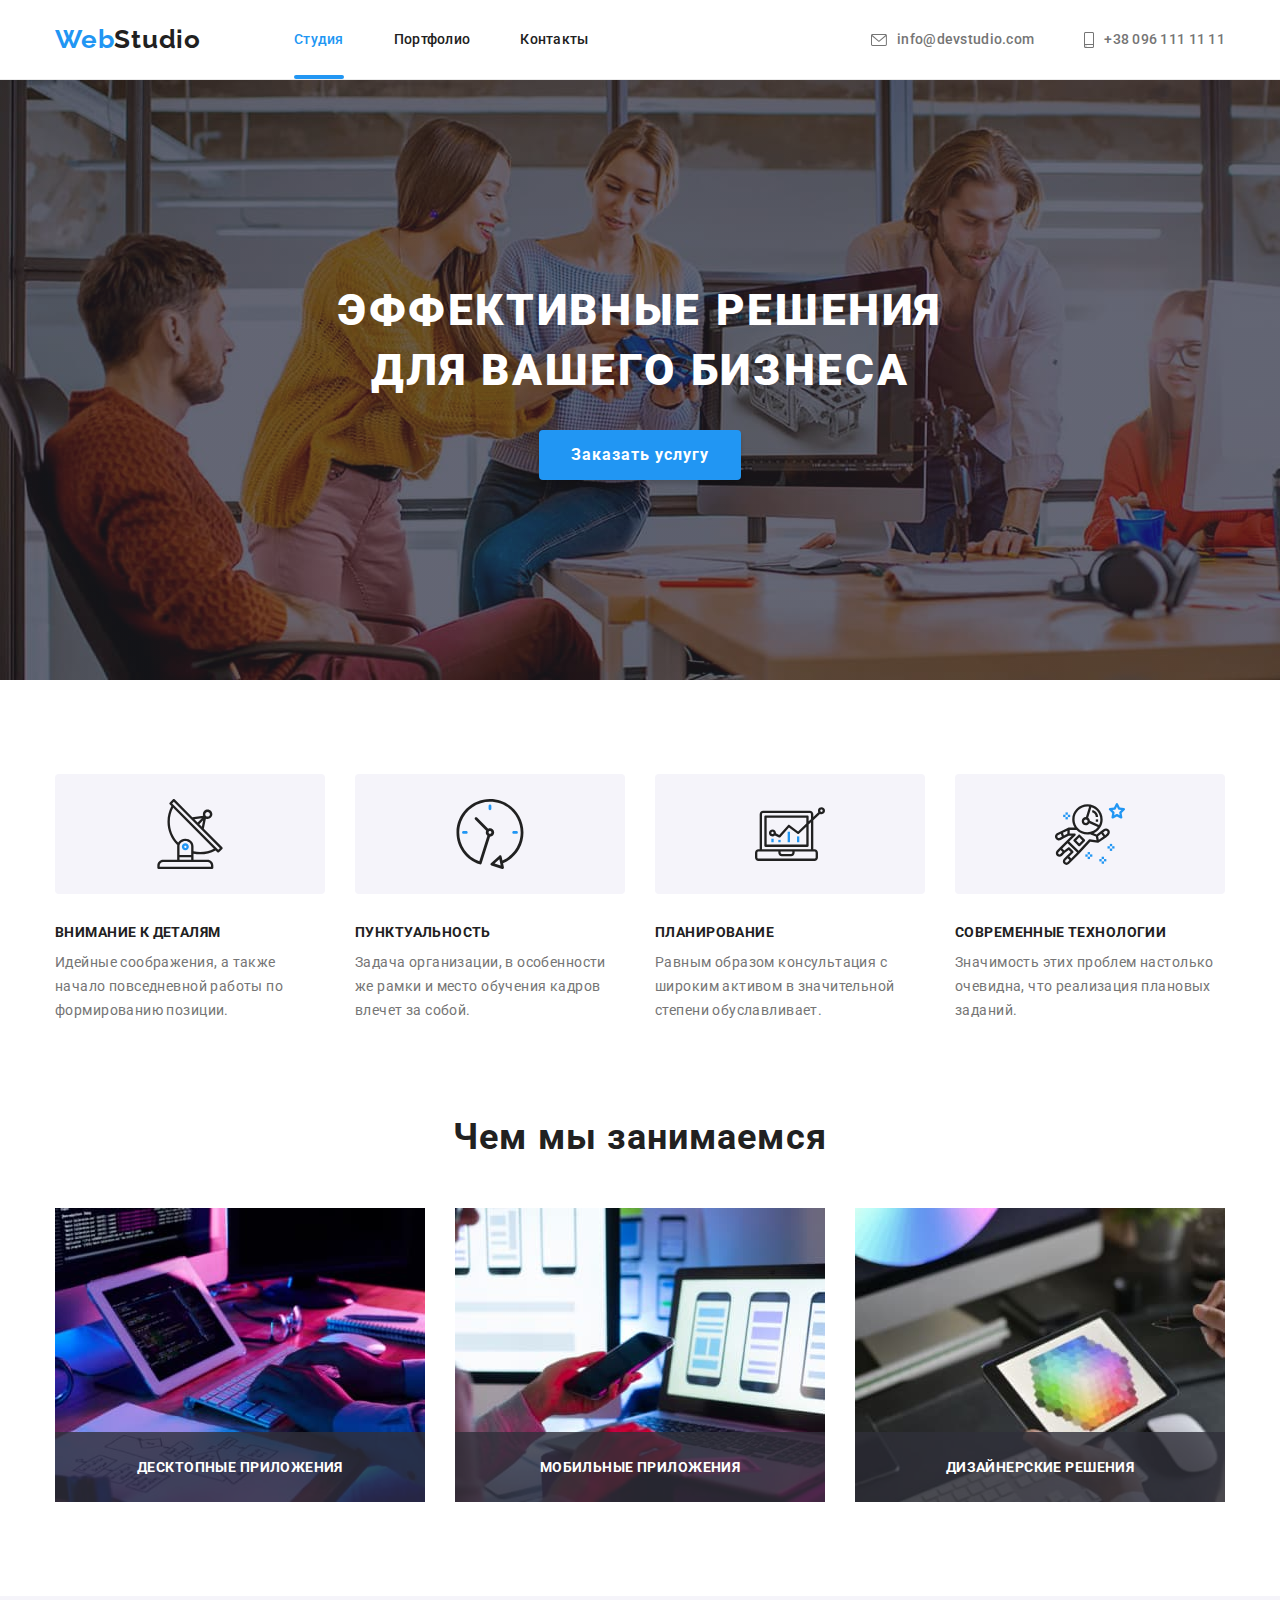
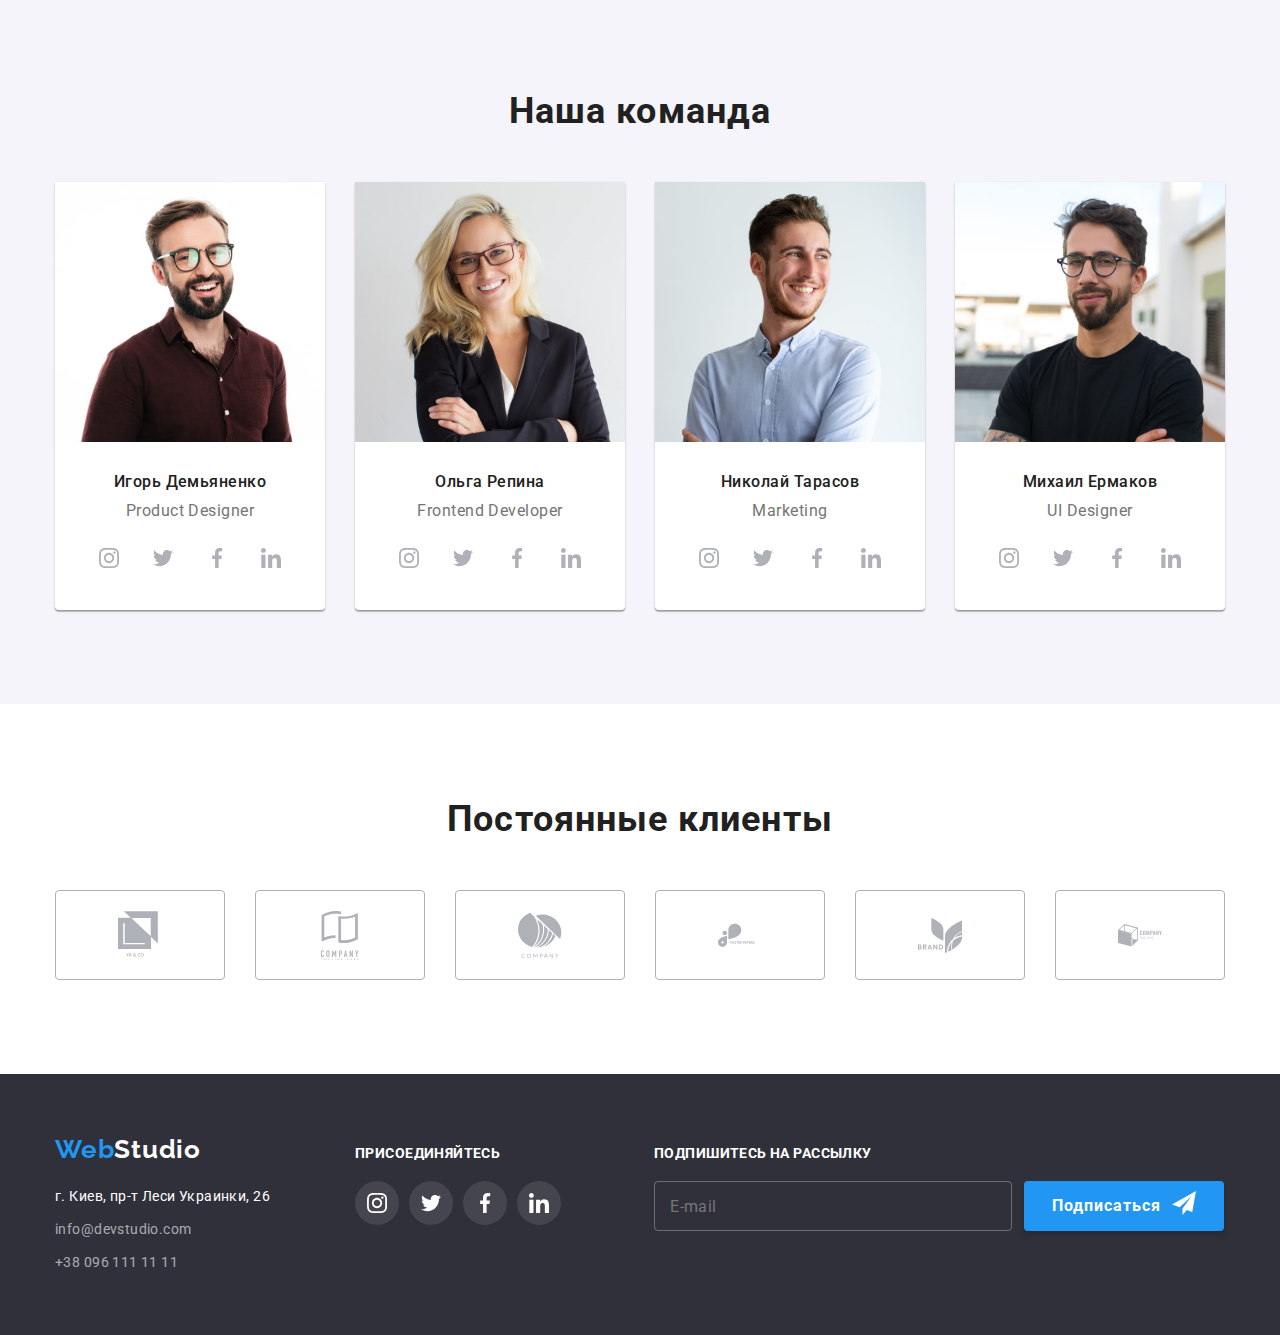
<file: index.html>
<!DOCTYPE html>
<html lang="ru">
<head>
    <meta charset="UTF-8">
    <meta name="viewport" content="width=device-width, initial-scale=1.0">
    <title>WebStudio</title>
    <link rel="preconnect" href="https://fonts.gstatic.com">
    <link href="https://fonts.googleapis.com/css2?family=Raleway:wght@700&family=Roboto:wght@400;500;700;900&display=swap"
        rel="stylesheet">
    <link rel="stylesheet" href="https://cdnjs.cloudflare.com/ajax/libs/modern-normalize/1.0.0/modern-normalize.min.css">
    <link rel="stylesheet" href="./css/styles.css">
</head>
<body>
    <header class="header">
        <div class="container">
            <nav class="site-nav">
                <a href="./index.html" class="logo link" aria-label="Логотип сайта"><span class="logo-web">Web</span>Studio</a>
                <ul class="site-nav-list list">
                    <li class="site-nav-item">
                        <a href="./index.html" class="site-nav-link link current">Студия</a>
                    </li>
                    <li class="site-nav-item">
                        <a href="./portfolio.html" class="site-nav-link link">Портфолио</a>
                    </li>
                    <li class="site-nav-item">
                        <a href="" class="site-nav-link link">Контакты</a>
                    </li>
                </ul>
            </nav>
            <address class="auth-nav">
                <a class="auth-nav-link link" href="mailto:info@devstudio.com">
                    <svg class="auth-icon"  width="16" height="12">
                        <use href="./images/sprite.svg#envelope"></use>
                    </svg> info@devstudio.com
                </a>

                <a class="auth-nav-link link" href="tel:+380961111111">
                    <svg class="auth-icon" width="10" height="16">
                    <use href="./images/sprite.svg#smartphone"></use>
                </svg>+38 096 111 11 11
            </a>
            </address>
        </div>
    </header>
    <main>
            <!--HERO-->
            <section class="hero">
                <div class="container">
                    <h1 class="hero-title">Эффективные решения для вашего бизнеса</h1>
                    <button type="button" class="button" data-modal-open>Заказать услугу</button>
                </div>
            </section>
            <!--ABOUT-->
            <section class="about section">
                <div class="container">
                    <h2 class="about-title visually-hidden">Наши преимущества</h2>
                    <ul class="advantages-list list">
                        <li class="advantages-list-item">
                            <div class="icon-thumb">
                                <svg class="advantages-icon" width="70" height="70">
                                    <use href="./images/sprite.svg#antenna"></use>
                                </svg>
                            </div>
                            <h3 class="advantages-title">Внимание к деталям</h3>
                            <p class="advantages-desc">Идейные соображения, а также начало повседневной работы по формированию позиции.</p>
                        </li>
                        <li class="advantages-list-item">
                            <div class="icon-thumb">
                                <svg class="advantages-icon" width="70" height="70">
                                    <use href="./images/sprite.svg#clock"></use>
                                </svg>
                            </div>
                            <h3 class="advantages-title">Пунктуальность</h3>
                            <p class="advantages-desc">Задача организации, в особенности же рамки и место обучения кадров влечет за собой.
                            </p>
                        </li>
                        <li class="advantages-list-item">
                            <div class="icon-thumb">
                                <svg class="advantages-icon" width="70" height="70">
                                    <use href="./images/sprite.svg#diagram"></use>
                                </svg>
                            </div>
                            <h3 class="advantages-title">Планирование</h3>
                            <p class="advantages-desc">Равным образом консультация с широким активом в значительной степени обуславливает.
                            </p>
                        </li>
                        <li class="advantages-list-item">
                            <div class="icon-thumb">
                                <svg class="advantages-icon" width="70" height="70">
                                    <use href="./images/sprite.svg#astronaut"></use>
                                </svg>
                            </div>
                            <h3 class="advantages-title">Современные технологии</h3>
                            <p class="advantages-desc">Значимость этих проблем настолько очевидна, что реализация плановых заданий.</p>
                        </li>
                    </ul>
                </div>
            </section>
            <!--FEATURES-->
            <section class="features section">
                <div class="container">
                    <h2 class="features-title title">Чем мы занимаемся</h2>
                    <ul class="features-list list">
                        <li class="fetures-list-item">
                            <div class="features-img-wraper">
                                <img class="features-img" src="./images/features/features1.jpg" alt="Сотрудник разрабатывает проект приложения"
                                    width="370" height="294">
                            </div>
                            <p class="features-desc">Десктопные приложения</p>
                        </li>
                        <li class="fetures-list-item">
                            <div class="features-img-wraper">
                                <img class="features-img" src="./images/features/features2.jpg" alt="Сотпрудник разрабатывает дизайн приложения"
                                    width="370" height="294">
                            </div>
                            <p class="features-desc">Мобильные приложения</p>
                        </li>
                        <li class="fetures-list-item">
                            <div class="features-img-wraper">
                                <img class="features-img" src="./images/features/features3.jpg" alt="Сотпрудник выбирает цвет на палитре" width="370"
                                    height="294">
                            </div>
                            <p class="features-desc">Дизайнерские решения</p>
                        </li>
                    </ul>
                </div>
            </section>
            <!--TEAM-->
            <section class="team section">
                <div class="container">
                    <h2 class="team-title title">Наша команда</h2>
                    <ul class="team-list list">
                        <li class="team-list-item">
                            <img class="team-list-img" src="./images/team/team1.jpg" alt="Сотрудник компании" width="270" height="260">
                            <div class="employee-desc">
                                <h3 class="employee-name">Игорь Демьяненко</h3>
                                <p class="employee-position" lang="en">Product Designer</p>
                                <ul class="social-list list">
                                    <li class="social-list-item">
                                        <a href="" class="social-list-link link">
                                            <svg class="social-list-icon" width="20" height="20">
                                                <use href="./images/sprite.svg#instagram"></use>
                                            </svg>
                                        </a>
                                    </li>
                                    <li class="social-list-item">
                                        <a href="" class="social-list-link link">
                                            <svg class="social-list-icon" width="20" height="20">
                                                <use href="./images/sprite.svg#twitter"></use>
                                            </svg>
                                        </a>
                                    </li>
                                    <li class="social-list-item">
                                        <a href="" class="social-list-link link">
                                            <svg class="social-list-icon" width="20" height="20">
                                                <use href="./images/sprite.svg#facebook"></use>
                                            </svg>
                                        </a>
                                    </li>
                                    <li class="social-list-item">
                                        <a href="" class="social-list-link link">
                                            <svg class="social-list-icon" width="20" height="20">
                                                <use href="./images/sprite.svg#linkedin"></use>
                                            </svg>
                                        </a>
                                    </li>
                                </ul>
                            </div>
                        </li>
                        <li class="team-list-item">
                            <img class="team-list-img" src="./images/team/team2.jpg" alt="Сотрудник компании" width="270" height="260">
                            <div class="employee-desc">
                                <h3 class="employee-name">Ольга Репина</h3>
                                <p class="employee-position" lang="en">Frontend Developer</p>
                                <ul class="social-list list">
                                    <li class="social-list-item">
                                        <a href="" class="social-list-link link">
                                            <svg class="social-list-icon" width="20" height="20">
                                                <use href="./images/sprite.svg#instagram"></use>
                                            </svg>
                                        </a>
                                    </li>
                                    <li class="social-list-item">
                                        <a href="" class="social-list-link link">
                                            <svg class="social-list-icon" width="20" height="20">
                                                <use href="./images/sprite.svg#twitter"></use>
                                            </svg>
                                        </a>
                                    </li>
                                    <li class="social-list-item">
                                        <a href="" class="social-list-link link">
                                            <svg class="social-list-icon" width="20" height="20">
                                                <use href="./images/sprite.svg#facebook"></use>
                                            </svg>
                                        </a>
                                    </li>
                                    <li class="social-list-item">
                                        <a href="" class="social-list-link link">
                                            <svg class="social-list-icon" width="20" height="20">
                                                <use href="./images/sprite.svg#linkedin"></use>
                                            </svg>
                                        </a>
                                    </li>
                                </ul>
                            </div>
                        </li>
                        <li class="team-list-item">
                            <img class="team-list-img" src="./images/team/team3.jpg" alt="Сотрудник компании" width="270" height="260">
                            <div class="employee-desc">
                                <h3 class="employee-name">Николай Тарасов</h3>
                                <p class="employee-position" lang="en">Marketing</p>
                                <ul class="social-list list">
                                    <li class="social-list-item">
                                        <a href="" class="social-list-link link">
                                            <svg class="social-list-icon" width="20" height="20">
                                                <use href="./images/sprite.svg#instagram"></use>
                                            </svg>
                                        </a>
                                    </li>
                                    <li class="social-list-item">
                                        <a href="" class="social-list-link link">
                                            <svg class="social-list-icon" width="20" height="20">
                                                <use href="./images/sprite.svg#twitter"></use>
                                            </svg>
                                        </a>
                                    </li>
                                    <li class="social-list-item">
                                        <a href="" class="social-list-link link">
                                            <svg class="social-list-icon" width="20" height="20">
                                                <use href="./images/sprite.svg#facebook"></use>
                                            </svg>
                                        </a>
                                    </li>
                                    <li class="social-list-item">
                                        <a href="" class="social-list-link link">
                                            <svg class="social-list-icon" width="20" height="20">
                                                <use href="./images/sprite.svg#linkedin"></use>
                                            </svg>
                                        </a>
                                    </li>
                                </ul>
                            </div>
                        </li>
                        <li class="team-list-item">
                            <img class="team-list-img" src="./images/team/team4.jpg" alt="Сотрудник компании" width="270" height="260">
                            <div class="employee-desc">
                                <h3 class="employee-name">Михаил Ермаков</h3>
                                <p class="employee-position" lang="en">UI Designer</p>
                                <ul class="social-list list">
                                    <li class="social-list-item">
                                        <a href="" class="social-list-link link">
                                            <svg class="social-list-icon" width="20" height="20">
                                                <use href="./images/sprite.svg#instagram"></use>
                                            </svg>
                                        </a>
                                    </li>
                                    <li class="social-list-item">
                                        <a href="" class="social-list-link link">
                                            <svg class="social-list-icon" width="20" height="20">
                                                <use href="./images/sprite.svg#twitter"></use>
                                            </svg>
                                        </a>
                                    </li>
                                    <li class="social-list-item">
                                        <a href="" class="social-list-link link">
                                            <svg class="social-list-icon" width="20" height="20">
                                                <use href="./images/sprite.svg#facebook"></use>
                                            </svg>
                                        </a>
                                    </li>
                                    <li class="social-list-item">
                                        <a href="" class="social-list-link link">
                                            <svg class="social-list-icon" width="20" height="20">
                                                <use href="./images/sprite.svg#linkedin"></use>
                                            </svg>
                                        </a>
                                    </li>
                                </ul>
                            </div>
                        </li>
                    </ul>
                </div>
            </section>

            <!-- CLIENTS -->
            <section class="clients section">
                <div class="container">
                    <h2 class="clients-title title">Постоянные клиенты</h2>

                    <ul class="clients-list list">
                        
                        <li class="clients-list-item">
                            <a href="" class="clients-list-link link">
                                <svg class="clients-list-icon" width="44" height="49">
                                    <use href="./images/sprite.svg#company1"></use>
                                </svg>
                            </a>
                        </li>

                        <li class="clients-list-item">
                            <a href="" class="clients-list-link link">
                                <svg class="clients-list-icon" width="44" height="49">
                                    <use href="./images/sprite.svg#company2"></use>
                                </svg>
                            </a>
                        </li>
                        
                        <li class="clients-list-item">
                            <a href="" class="clients-list-link link">
                                <svg class="clients-list-icon" width="44" height="49">
                                    <use href="./images/sprite.svg#company3"></use>
                                </svg>
                            </a>
                        </li>

                        <li class="clients-list-item">
                            <a href="" class="clients-list-link link">
                                <svg class="clients-list-icon" width="44" height="49">
                                    <use href="./images/sprite.svg#company4"></use>
                                </svg>
                            </a>
                        </li>

                        <li class="clients-list-item">
                            <a href="" class="clients-list-link link">
                                <svg class="clients-list-icon" width="44" height="49">
                                    <use href="./images/sprite.svg#company5"></use>
                                </svg>
                            </a>
                        </li>

                        <li class="clients-list-item">
                            <a href="" class="clients-list-link link">
                                <svg class="clients-list-icon" width="44" height="49">
                                    <use href="./images/sprite.svg#company6"></use>
                                </svg>
                            </a>
                        </li>
                    </ul>
                </div>
            </section>            
    </main>
            <!-- FOOTER -->
    <footer class="footer">
        <div class="container">
            <div class="footer-left-side">
                <a href="./index.html" class="logo link"><span class="logo-web">Web</span><span class="logo-studio">Studio</span></a>
                <address class="address">
                    <a class="address-link link" href="https://goo.gl/maps/zFwugZTrVyERspew9" target="_blank">г. Киев, пр-т Леси Украинки, 26</a>
                    <a class="auth-nav-link link" href="mailto:info@devstudio.com">info@devstudio.com</a>
                    <a class="auth-nav-link link" href="tel:+380961111111">+38 096 111 11 11</a>
                </address>
            </div>
            <div class="social-links">
                <p class="social-links-title">
                    <b class="footer-title">Присоединяйтесь</b>
                </p>
                
                <ul class="social-list list">
                    <li class="social-list-item">
                        <a href="" class="social-list-link link">
                            <svg class="social-list-icon" width="20" height="20">
                                <use href="./images/sprite.svg#instagram"></use>
                            </svg>
                        </a>
                    </li>
                    <li class="social-list-item">
                        <a href="" class="social-list-link link">
                            <svg class="social-list-icon" width="20" height="20">
                                <use href="./images/sprite.svg#twitter"></use>
                            </svg>
                        </a>
                    </li>
                    <li class="social-list-item">
                        <a href="" class="social-list-link link">
                            <svg class="social-list-icon" width="20" height="20">
                                <use href="./images/sprite.svg#facebook"></use>
                            </svg>
                        </a>
                    </li>
                    <li class="social-list-item">
                        <a href="" class="social-list-link link">
                            <svg class="social-list-icon" width="20" height="20">
                                <use href="./images/sprite.svg#linkedin"></use>
                            </svg>
                        </a>
                    </li>
                </ul>
            </div>

            <div class="form-field">
                <form class="footer-form">
                    <b class="footer-title">Подпишитесь на рассылку</b>
                    <label class="form-label">
                        <input 
                        class="footer-form-input"
                        type="email" 
                        name="mail"
                        placeholder="E-mail"
                        />
                        <button type="submit" class="button">Подписаться
                            <svg class="button-icon" width="24" height="24px">
                                <use href="./images/sprite.svg#plane"></use>
                            </svg>
                        </button>

                    </label>
                </form>
            </div>               
            
        </div>
    </footer>

    <div class="backdrop is-hidden" data-modal>
        <div class="modal">
            <button type="button" class="close-btn" data-modal-close>
                <svg class="close-btn-icon" width="18px" height="18px">
                    <use href="./images/sprite.svg#close"></use>
                </svg>
            </button>

            <form class="modal-form" autocomplete="off">

                <b class="modal-slogan">Оставьте свои данные, мы вам перезвоним</b>
                
                <label class="modal-form-field">
                    Имя
                    <input class="modal-form-input" type="text" name="user-name"/>
                    <svg class="modal-input-icon" width="18" height="18">
                        <use href="./images/sprite.svg#person"></use>
                    </svg>
                    
                </label>
                
                
                <label class="modal-form-field">
                    Телефон
                    <input class="modal-form-input" type="tel" name="telephone">
                    <svg class="modal-input-icon" width="18" height="18">
                        <use href="./images/sprite.svg#phone"></use>
                    </svg>
                    
                </label>
                
                
                <label class="modal-form-field">
                    Почта
                    <input class="modal-form-input" type="email" name="mail">
                    <svg class="modal-input-icon" width="18" height="18">
                        <use href="./images/sprite.svg#email"></use>
                    </svg>
                    
                </label>
                
                
                <div class="textarea-wrap">
                    <label class="modal-textarea">Комментарий</label>
                    <textarea class="textarea-field" name="comment" cols="10" placeholder="Введите текст"></textarea>
                </div>
                
                
                <label class="modal-checkbox-text">
                    <input type="checkbox" class="checkbox-btn visually-hidden">
                    <span class="checkbox-icon"></span>
                    Соглашаюсь с рассылкой и принимаю <a href="" class="policy-link">Условия договора</a></label>
                
                <button type="submit" class="button">Отправить</button>

                    
            </form>

        </div>
    </div>
    <script src="./js/modal.js"></script>
</body>
</html>
</file>
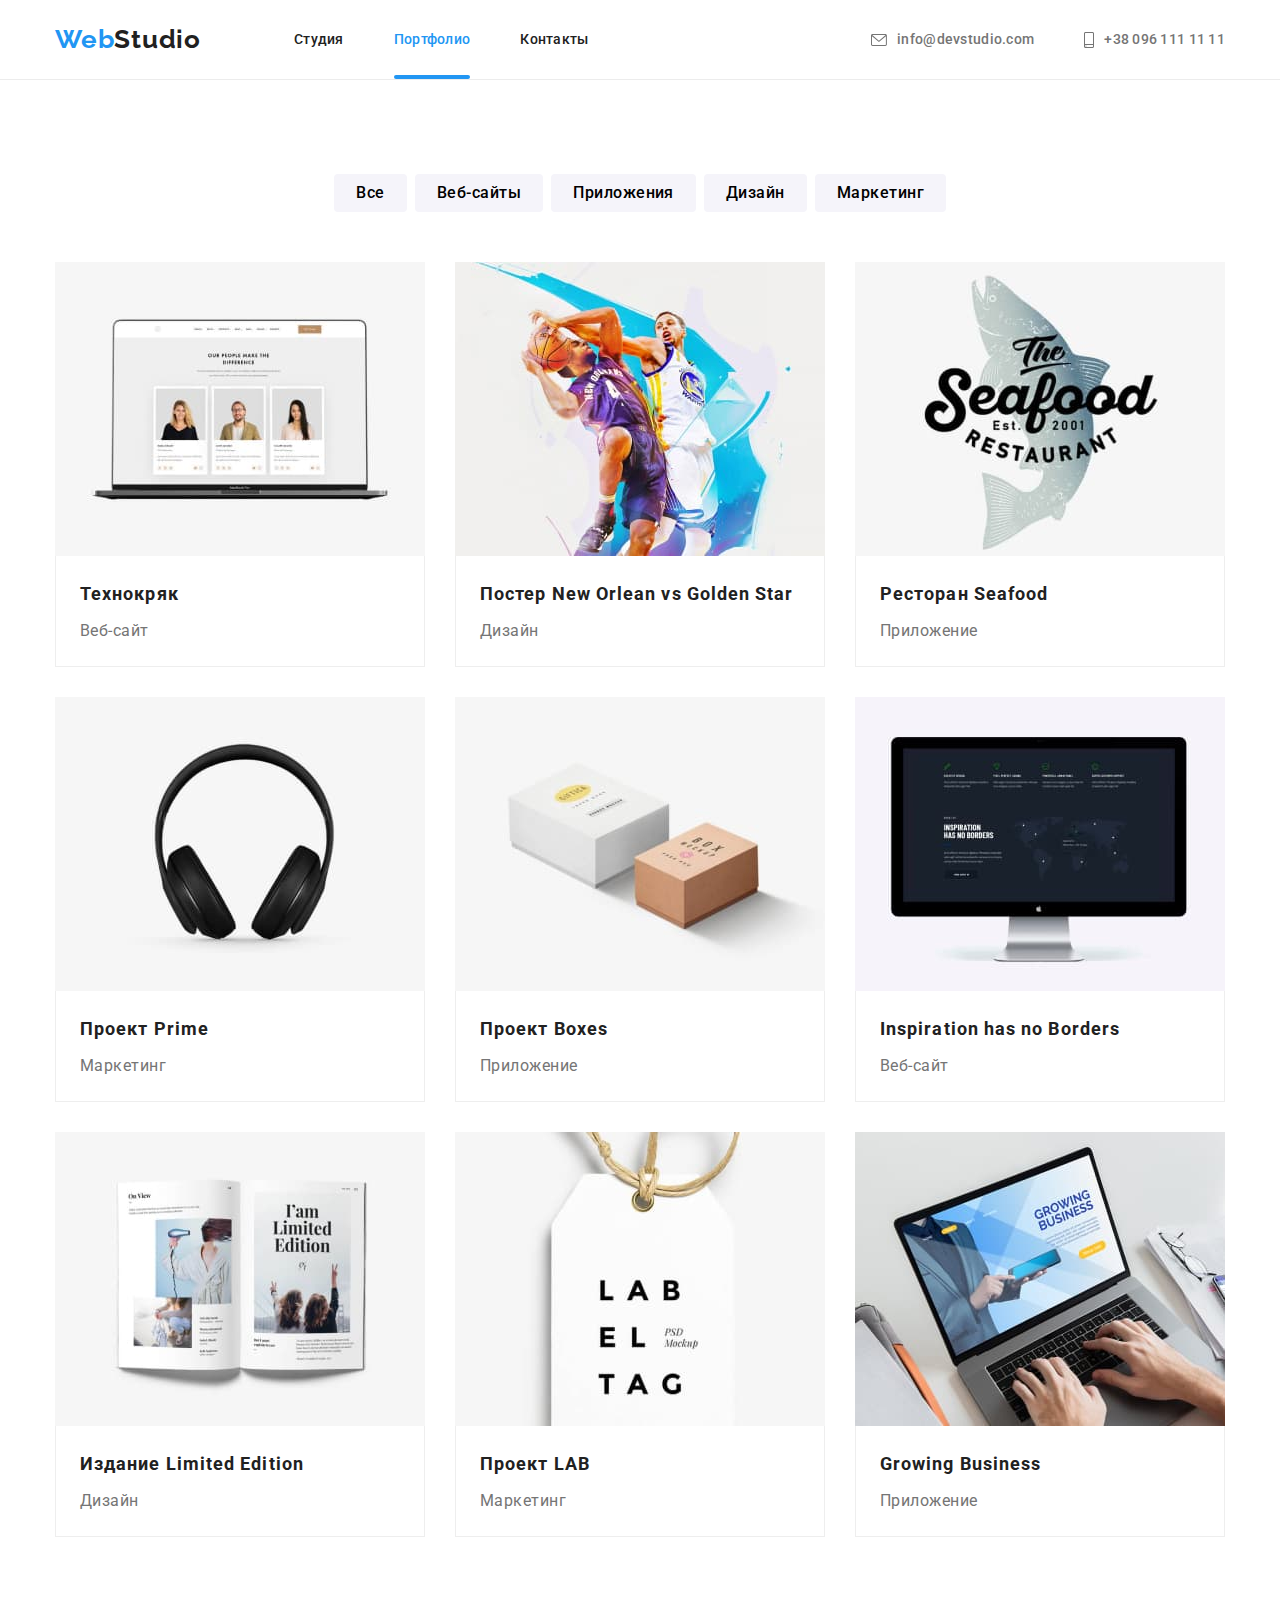
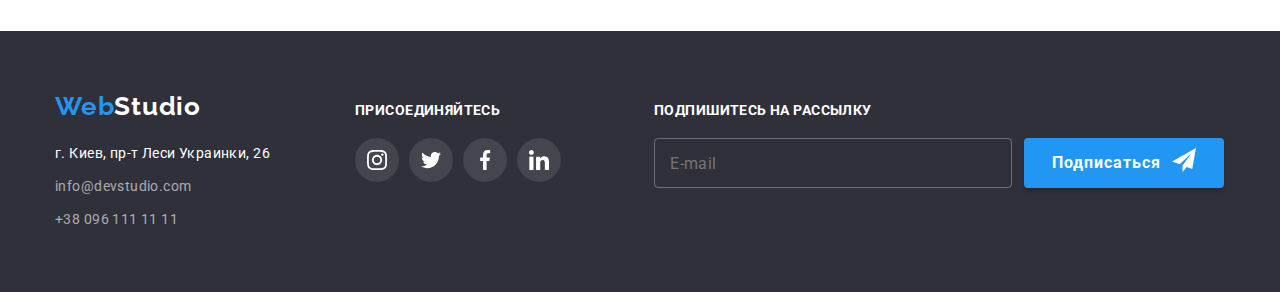
<file: portfolio.html>
<!DOCTYPE html>
<html lang="ru">

<head>
    <meta charset="UTF-8">
    <meta name="viewport" content="width=device-width, initial-scale=1.0">
    <title>Portfolio</title>
    <link rel="preconnect" href="https://fonts.gstatic.com">
    <link href="https://fonts.googleapis.com/css2?family=Raleway:wght@700&family=Roboto:wght@400;500;700;900&display=swap"
        rel="stylesheet">
    <link rel="stylesheet" href="https://cdnjs.cloudflare.com/ajax/libs/modern-normalize/1.0.0/modern-normalize.min.css">
    <link rel="stylesheet" href="./css/styles.css">
</head>

<body>
    <header class="header">
        <div class="container">
            <nav class="site-nav">
                <a href="./index.html" class="logo link" aria-label="Логотип сайта"><span
                        class="logo-web">Web</span>Studio</a>
                <ul class="site-nav-list list">
                    <li class="site-nav-item">
                        <a href="./index.html" class="site-nav-link link">Студия</a>
                    </li>
                    <li class="site-nav-item">
                        <a href="./portfolio.html" class="site-nav-link link current">Портфолио</a>
                    </li>
                    <li class="site-nav-item">
                        <a href="" class="site-nav-link link">Контакты</a>
                    </li>
                </ul>
            </nav>
            <address class="auth-nav">
                <a class="auth-nav-link link" href="mailto:info@devstudio.com">
                    <svg class="auth-icon" width="16" height="12">
                        <use href="./images/sprite.svg#envelope"></use>
                    </svg> info@devstudio.com
                </a>
    
                <a class="auth-nav-link link" href="tel:+380961111111">
                    <svg class="auth-icon" width="10" height="16">
                        <use href="./images/sprite.svg#smartphone"></use>
                    </svg>+38 096 111 11 11
                </a>
            </address>
        </div>
    </header>
    <main>
        <section class="portfolio section">
            <div class="container">
                <h1 class="about-title visually-hidden">Примеры работ</h1>
                <div class="portfolio-btn-menu">
                    <button class="portfolio-btn" type="button">Все</button>
                    <button class="portfolio-btn" type="button">Веб-сайты</button>
                    <button class="portfolio-btn" type="button">Приложения</button>
                    <button class="portfolio-btn" type="button">Дизайн</button>
                    <button class="portfolio-btn" type="button">Маркетинг</button>
                </div>
                <ul class="portfolio-list list">
                    <li class="portfolio-list-item">
                        <a class="portfolio-list-link link" href="">
                            <div class="portfolio-img-wraper">
                                <img src="./images/portfolio/img1.jpg" alt="Пример веб-сайта" width="370" height="294">
                                <p class="card-overlay">Технокряк это современная площадка распространения коронавируса. Компании используют эту
                                    платформу для цифрового шпионажа и атак на защищённые сервера конкурентов.</p>
                            </div>
                            
                            <div class="card-desc">
                                <h2 class="projects-title">Технокряк</h2>
                                <p class="projects-desc">Веб-сайт</p>
                            </div>
                            
                        </a>
                    </li>
                    <li class="portfolio-list-item">
                        <a class="portfolio-list-link link" href="">
                            <div class="portfolio-img-wraper">
                                <img src="./images/portfolio/img2.jpg" alt="Пример постера для волейбольной команды" width="370" height="294">
                                <p class="card-overlay">Технокряк это современная площадка распространения коронавируса. Компании используют эту
                                    платформу для цифрового шпионажа и атак на защищённые сервера конкурентов.</p>
                                </div>
                            <div class="card-desc">
                                <h2 class="projects-title">Постер New Orlean vs Golden Star</h2>
                                <p class="projects-desc">Дизайн</p>
                            </div>
                        </a>
                    </li>
                    <li class="portfolio-list-item">
                        <a class="portfolio-list-link link" href="">
                            <div class="portfolio-img-wraper">
                                <img src="./images/portfolio/img3.jpg" alt="Пример приложения для рыбного ресторана " width="370" height="294">
                                <p class="card-overlay">Технокряк это современная площадка распространения коронавируса. Компании используют эту
                                    платформу для цифрового шпионажа и атак на защищённые сервера конкурентов.</p>
                            </div>
                            
                            <div class="card-desc">
                                <h2 class="projects-title">Ресторан Seafood</h2>
                                <p class="projects-desc">Приложение</p>
                            </div>
                        </a>
                    </li>
                    <li class="portfolio-list-item">
                        <a class="portfolio-list-link link" href="">
                            <div class="portfolio-img-wraper">
                                <img src="./images/portfolio/img4.jpg" alt="Пример рекламы" width="370" height="294">
                                <p class="card-overlay">Технокряк это современная площадка распространения коронавируса. Компании используют эту
                                    платформу для цифрового шпионажа и атак на защищённые сервера конкурентов.</p>
                            </div>
                            
                            <div class="card-desc">
                                <h2 class="projects-title">Проект Prime</h2>
                                <p class="projects-desc">Маркетинг</p>
                            </div>
                        </a>
                    </li>
                    <li class="portfolio-list-item">
                        <a class="portfolio-list-link link" href="">
                            <div class="portfolio-img-wraper">
                                <img src="./images/portfolio/img5.jpg" alt="Пример приложения для сервиса подарков" width="370" height="294">
                                <p class="card-overlay">Технокряк это современная площадка распространения коронавируса. Компании используют эту
                                    платформу для цифрового шпионажа и атак на защищённые сервера конкурентов.</p>
                            </div>
                            
                            <div class="card-desc">
                                <h2 class="projects-title">Проект Boxes</h2>
                                <p class="projects-desc">Приложение</p>
                            </div>
                        </a>
                    </li>

                    <li class="portfolio-list-item">
                        <a class="portfolio-list-link link" href="">
                            <div class="portfolio-img-wraper">
                                <img src="./images/portfolio/img6.jpg" alt="Пример веб-сайта" width="370" height="294">
                                <p class="card-overlay">Технокряк это современная площадка распространения коронавируса. Компании используют эту
                                    платформу для цифрового шпионажа и атак на защищённые сервера конкурентов.</p>
                            </div>
                            
                            <div class="card-desc">
                                <h2 class="projects-title">Inspiration has no Borders</h2>
                                <p class="projects-desc">Веб-сайт</p>
                            </div>
                        </a>
                    </li>
                    
                    <li class="portfolio-list-item">
                        <a class="portfolio-list-link link" href="">
                            <div class="portfolio-img-wraper">
                                <img src="./images/portfolio/img7.jpg" alt="Пример дизайна для фешн издания" width="370" height="294">
                                <p class="card-overlay">Технокряк это современная площадка распространения коронавируса. Компании используют эту
                                    платформу для цифрового шпионажа и атак на защищённые сервера конкурентов.</p>
                            </div>
                            
                            <div class="card-desc">
                                <h2 class="projects-title">Издание Limited Edition</h2>
                                <p class="projects-desc">Дизайн</p>
                            </div>
                        </a>
                    </li>

                    <li class="portfolio-list-item">
                        <a class="portfolio-list-link link" href="">
                            <div class="portfolio-img-wraper">
                                <img src="./images/portfolio/img8.jpg" alt="Проект рекламы на бирках" width="370" height="294">
                                <p class="card-overlay">Технокряк это современная площадка распространения коронавируса. Компании используют эту
                                    платформу для цифрового шпионажа и атак на защищённые сервера конкурентов.</p>
                            </div>
                            
                            <div class="card-desc">
                                <h2 class="projects-title">Проект LAB</h2>
                                <p class="projects-desc">Маркетинг</p>
                            </div>
                        </a>
                    </li>
                    
                    <li class="portfolio-list-item">
                        <a class="portfolio-list-link link" href="">
                            <div class="portfolio-img-wraper">
                                <img src="./images/portfolio/img9.jpg" alt="Пример приложения по развитию бизнеса" width="370" height="294">
                                <p class="card-overlay">Технокряк это современная площадка распространения коронавируса. Компании используют эту
                                    платформу для цифрового шпионажа и атак на защищённые сервера конкурентов.</p>
                            </div>
                            
                            <div class="card-desc">
                                <h2 class="projects-title">Growing Business</h2>
                                <p class="projects-desc">Приложение</p>
                            </div>
                        </a>
                    </li>
                
                </ul>
            </div>
        </section>

    </main>
    <footer class="footer">
        <div class="container">
            <div class="footer-left-side">
                <a href="./index.html" class="logo link"><span class="logo-web">Web</span><span
                        class="logo-studio">Studio</span></a>
                <address class="address">
                    <a class="address-link link" href="https://goo.gl/maps/zFwugZTrVyERspew9" target="_blank">г. Киев, пр-т
                        Леси
                        Украинки,
                        26</a>
                    <a class="auth-nav-link link" href="mailto:info@devstudio.com">info@devstudio.com</a>
                    <a class="auth-nav-link link" href="tel:+380961111111">+38 096 111 11 11</a>
                </address>
            </div>
            <div class="social-links">
                <p class="social-links-title">
                    <b class="footer-title">Присоединяйтесь</b>
                </p>
    
                <ul class="social-list list">
                    <li class="social-list-item">
                        <a href="" class="social-list-link link">
                            <svg class="social-list-icon" width="20" height="20">
                                <use href="./images/sprite.svg#instagram"></use>
                            </svg>
                        </a>
                    </li>
                    <li class="social-list-item">
                        <a href="" class="social-list-link link">
                            <svg class="social-list-icon" width="20" height="20">
                                <use href="./images/sprite.svg#twitter"></use>
                            </svg>
                        </a>
                    </li>
                    <li class="social-list-item">
                        <a href="" class="social-list-link link">
                            <svg class="social-list-icon" width="20" height="20">
                                <use href="./images/sprite.svg#facebook"></use>
                            </svg>
                        </a>
                    </li>
                    <li class="social-list-item">
                        <a href="" class="social-list-link link">
                            <svg class="social-list-icon" width="20" height="20">
                                <use href="./images/sprite.svg#linkedin"></use>
                            </svg>
                        </a>
                    </li>
                </ul>
            </div>
    
            <div class="form-field">
                <form class="footer-form">
                    <b class="footer-title">Подпишитесь на рассылку</b>
                    <label class="form-label">
                        <input class="footer-form-input" type="email" name="mail" placeholder="E-mail" />
                        <button type="submit" class="button">Подписаться
                            <svg class="button-icon" width="24" height="24px">
                                <use href="./images/sprite.svg#plane"></use>
                            </svg>
                        </button>
    
                    </label>
                </form>
            </div>
    
        </div>
    </footer>
    </body>
    </html>
</file>
<file: css/styles.css>
:root {
  --main-font: "Roboto", sans-serif;
  --secondary-font: "Raleway", sans-serif;
  --primary-text-color: #212121;
  --desc-text-color: #757575;
  --accent-color: #2196f3;
  --white-text-color: #ffffff;
  --primary-bcg-color: #e5e5e5;
}

/* вторичный цвет текста #757575 */
/* цвет основного текста #212121 */
/* белый цвет #FFFFFF */
/* акцент  #2196F3 */

/* основной цвет фона  #E5E5E5 */
/* вторичный цвет фона белый #FFFFFF;*/
/* вторичный цвет фона темный  #2F303A*/
/* вторичний цвет фона светлый #F5F4FA */

body {
  font-family: var(--main-font);
  color: var(--primary-text-color);
}

.list {
  list-style: none;
}

.link {
  text-decoration: none;
}

h1,
h2,
h3,
h4,
h5,
h6,
p {
  margin: 0;
}

ul,
ol {
  margin: 0;
  padding: 0;
}

img {
  display: block;
  max-width: 100%;
}

.container {
  width: 1200px;
  padding: 0 15px;
  margin: 0 auto;
}

.section {
  padding-top: 94px;
  padding-bottom: 94px;
}

.title {
  font-weight: 700;
  font-size: 36px;
  line-height: 1.167;
  text-align: center;
  letter-spacing: 0.03em;
  margin-bottom: 50px;
}

/* ============================HEADER============================== */

.header {
  padding-top: 24px;
  padding-bottom: 24px;
  border-bottom: 1px solid #ececec;
}

.header .container {
  display: flex;
  align-items: center;
}

/* ====== Logo ======== */

.header .logo {
  margin-right: 93px;
}

.logo {
  font-family: var(--secondary-font);
  color: var(--primary-text-color);
  font-style: normal;
  font-weight: 700;
  font-size: 26px;
  line-height: 1.193;
  letter-spacing: 0.03em;
}

.logo-web {
  color: #2196f3;
}

/* ======= Site nav ======= */

.site-nav {
  display: flex;
  align-items: center;
}

.site-nav-list {
  display: flex;
}

.site-nav-item:not(:last-child) {
  margin-right: 50px;
}

.site-nav-link {
  position: relative;

  font-weight: 500;
  font-size: 14px;
  line-height: 1.14;
  letter-spacing: 0.02em;
  color: var(--primary-text-color);

  padding: 32px 0;

  transition: color 250ms cubic-bezier(0.4, 0, 0.2, 1);
}

.current {
  color: var(--accent-color);
}

.site-nav-link:hover,
.site-nav-link:focus {
  color: var(--accent-color);
}

.current.site-nav-link::after {
  content: "";

  position: absolute;
  bottom: 0;

  display: block;
  width: 100%;
  height: 4px;
  border-radius: 2px;
  background-color: var(--accent-color);

  opacity: 1;
}

/* ======== Auth nav ========= */

.auth-nav {
  display: flex;
  margin-left: auto;
}

.auth-icon {
  fill: currentColor;
  margin-right: 10px;
}

.auth-nav-link {
  display: flex;
  justify-content: center;
  align-items: center;

  font-style: normal;
  font-weight: 500;
  font-size: 14px;
  line-height: 1.14;
  letter-spacing: 0.02em;
  color: var(--desc-text-color);

  transition: color 250ms cubic-bezier(0.4, 0, 0.2, 1);
}

.auth-nav-link:first-child {
  margin-right: 50px;
}

.auth-nav .auth-nav-link:hover,
.auth-nav .auth-nav-link:focus {
  color: var(--accent-color);
}

.envelope {
  width: 16px;
  height: 12px;
  margin-right: 10px;
  fill: var(--desc-text-color);
}

.smartphone {
  width: 10px;
  height: 16px;
  margin-right: 10px;
  fill: var(--desc-text-color);
}

.auth-nav-icon:hover {
  fill: var(--accent-color);
}
/* =========================== END HEADER  ============================ */

/* =========================== HERO  ============================ */
.hero {
  background-image: linear-gradient(
      rgba(47, 48, 58, 0.4),
      rgba(47, 48, 58, 0.4)
    ),
    url("../images/hero.jpg");
  background-repeat: no-repeat;
  background-size: cover;
  background-color: #c4c4c4;
}

/* .hero .container {
  display: flex;
  flex-wrap: wrap;
  justify-content: center;
  align-items: center;
  max-width: 696px;
  text-align: center;
  padding-top: 200px;
  padding-bottom: 184px;
} */

.hero .container {
  display: flex;
  flex-wrap: wrap;
  justify-content: center;

  height: 600px;

  padding-top: 200px;
  padding-right: 252px;
  padding-left: 252px;
  padding-bottom: 200px;
}

.hero-title {
  font-weight: 900;
  font-size: 44px;
  line-height: 1.364;
  text-align: center;
  letter-spacing: 0.06em;
  text-transform: uppercase;
  color: var(--white-text-color);

  margin-bottom: 30px;
}

.button {
  min-width: 200px;
  height: 50px;
  box-shadow: 0px 4px 4px rgba(0, 0, 0, 0.15);
  border: none;
  border-radius: 4px;

  background-color: var(--accent-color);

  font-weight: 700;
  font-size: 16px;
  line-height: 1.875;
  letter-spacing: 0.06em;
  color: var(--white-text-color);
  cursor: pointer;

  padding: 10px 32px;

  transition: background-color 250ms cubic-bezier(0.4, 0, 0.2, 1);
}

.button:hover,
.button:focus {
  background-color: #2196f3;
}

/* =========================== END HERO  ============================ */

/* =========================== ABOUT  ============================ */

.about.section {
  padding-bottom: 0;
}

.visually-hidden {
  position: absolute;
  width: 1px;
  height: 1px;
  margin: -1px;
  border: 0;
  padding: 0;

  white-space: nowrap;
  clip-path: inset(100%);
  clip: rect(0 0 0 0);
  overflow: hidden;
}

.icon-thumb {
  display: flex;
  justify-content: center;
  align-items: center;

  width: 270px;
  height: 120px;
  background-color: #f5f4fa;
  border-radius: 4px;

  margin-bottom: 30px;
}

.advantages-icon {
  display: block;
}

.advantages-title {
  font-weight: 700;
  font-size: 14px;
  line-height: 1.143;
  letter-spacing: 0.03em;
  text-transform: uppercase;

  margin-bottom: 10px;
}

.about .advantages-list {
  display: flex;
  justify-content: space-between;
}

.advantages-list-item {
  width: 270px;
}

.advantages-desc {
  font-weight: 400;
  font-size: 14px;
  line-height: 1.715;
  letter-spacing: 0.03em;
  color: var(--desc-text-color);
}

/* =========================== END ABOUT  ============================ */

/* =========================== FEATURES  ============================ */

.features-list {
  display: flex;
  justify-content: space-between;
}

.fetures-list-item {
  position: relative;
}

.features-desc {
  position: absolute;
  width: 100%;
  height: 70px;
  left: 0;
  bottom: 0;

  background-color: rgba(47, 48, 58, 0.8);

  font-weight: 700;
  font-size: 14px;
  line-height: 1.143;
  text-align: center;
  letter-spacing: 0.03em;
  text-transform: uppercase;

  color: var(--white-text-color);

  padding-top: 27px;
  padding-bottom: 27px;
}

/* =========================== END FEATURES  ============================ */

/* =========================== TEAM  ============================ */

.team {
  background-color: #f5f4fa;
}

.team-list {
  display: flex;
  justify-content: space-between;
}

.team-list-item {
  background-color: #ffffff;

  box-shadow: 0px 1px 3px rgba(0, 0, 0, 0.12), 0px 1px 1px rgba(0, 0, 0, 0.14),
    0px 2px 1px rgba(0, 0, 0, 0.2);
  border-radius: 0px 0px 4px 4px;
}

.employee-desc {
  padding: 30px 32px;
}

.employee-name {
  font-weight: 500;
  font-size: 16px;
  line-height: 1.188;
  text-align: center;
  letter-spacing: 0.03em;
  margin-bottom: 10px;
}

.employee-position {
  font-weight: 400;
  font-size: 16px;
  line-height: 1.188;
  text-align: center;
  letter-spacing: 0.03em;
  color: var(--desc-text-color);
  margin-bottom: 16px;
}

.team .social-list {
  display: flex;
  justify-content: space-between;
}

.team .social-list-icon {
  fill: #afb1b8;

  transition: fill 250ms cubic-bezier(0.4, 0, 0.2, 1);
}

.social-list-link {
  display: flex;
  justify-content: center;
  align-items: center;
  width: 44px;
  height: 44px;
  border-radius: 50%;

  transition: background-color 250ms cubic-bezier(0.4, 0, 0.2, 1);
}

.team .social-list-link:hover,
.team .social-list-link:focus {
  background-color: var(--accent-color);
}

.team .social-list-link:hover .social-list-icon,
.team .social-list-link:focus .social-list-icon {
  fill: var(--white-text-color);
}
/* =========================== END TEAM  ============================ */

/* =========================== CLIENTS  ============================ */
.clients-list {
  display: flex;
  justify-content: space-between;
}

.clients-list-link {
  display: flex;
  justify-content: center;
  align-items: center;

  border: 1px solid #afb1b8;
  border-radius: 4px;

  width: 170px;
  height: 90px;

  transition: border 250ms cubic-bezier(0.4, 0, 0.2, 1);
}

.clients-list-link:hover,
.clients-list-link:focus {
  border: 1px solid var(--accent-color);
}

.clients-list-icon {
  fill: #afb1b8;

  transition: fill 250ms cubic-bezier(0.4, 0, 0.2, 1);
}

.clients-list-link:hover .clients-list-icon,
.clients-list-link:focus .clients-list-icon {
  fill: var(--accent-color);
}

/* =========================== END CLIENTS  ============================ */

/* =========================== FOOTER  ============================ */
.footer .container {
  display: flex;
  align-items: baseline;

  padding: 60px 15px;
}

.footer {
  background-color: #2f303a;
}

.footer .logo {
  display: block;
  margin-bottom: 20px;
}

.logo-studio {
  color: var(--white-text-color);
}

.footer-left-side {
  margin-right: 70px;
  padding-right: 15px;
}

.address-link {
  font-style: normal;
  font-weight: 400;
  font-size: 14px;
  line-height: 1.714;
  letter-spacing: 0.03em;
  color: var(--white-text-color);
  display: block;
  margin-bottom: 9px;
}
.footer .auth-nav-link {
  display: block;

  font-family: var(--main-font);
  font-style: normal;
  font-weight: 400;
  font-size: 14px;
  line-height: 1.714;
  letter-spacing: 0.03em;
  color: rgba(255, 255, 255, 0.6);
}

.footer .auth-nav-link:not(:last-child) {
  margin-bottom: 9px;
}
.social-links {
  display: block;
  margin-right: 93px;
}

.footer .social-list {
  display: flex;
}

.footer .footer-title {
  display: block;
  font-weight: 700;
  font-size: 14px;
  line-height: 1.143;
  letter-spacing: 0.03em;
  text-transform: uppercase;

  color: var(--white-text-color);

  margin-bottom: 20px;
}

.footer .social-list-item:not(:last-child) {
  margin-right: 10px;
}

.footer .social-list-link {
  background-color: rgba(255, 255, 255, 0.1);
}

.footer .social-list-link:hover,
.footer .social-list-link:focus {
  background-color: var(--accent-color);
}

.footer .social-list-icon {
  fill: var(--white-text-color);
}

.footer .form-label {
  display: flex;
}

.footer-form-input {
  width: 358px;
  height: 50px;

  margin-right: 12px;
  padding-left: 15px;

  font-weight: 400;
  font-size: 16px;
  line-height: 1.25;
  letter-spacing: 0.03em;
  color: rgba(255, 255, 255, 0.6);

  background-color: inherit;

  border: 1px solid rgba(255, 255, 255, 0.3);
  border-radius: 4px;
}

.footer .button {
  display: flex;
  justify-content: space-between;
  padding: 10px 28px;
}

/* =========================== END FOOTER  ============================ */

/* ===========================  BACKDROP  ============================ */

.backdrop {
  position: fixed;
  width: 100%;
  height: 100%;
  top: 0;
  left: 0;

  background-color: rgba(0, 0, 0, 0.2);

  transition: all 500ms linear;
}

.backdrop.is-hidden .modal {
  transform: translate(-50%, -50%) scale(0);
}

.modal {
  position: absolute;
  width: 528px;
  min-height: 581px;

  padding: 40px;

  top: 50%;
  left: 50%;
  transform: translate(-50%, -50%) scale(1);

  background: #ffffff;
  box-shadow: 0px 1px 3px rgba(0, 0, 0, 0.12), 0px 1px 1px rgba(0, 0, 0, 0.14),
    0px 2px 1px rgba(0, 0, 0, 0.2);
  border-radius: 4px;

  transition: transform 500ms linear;
}

.close-btn {
  position: absolute;
  top: 8px;
  right: 8px;

  display: flex;
  align-items: center;
  justify-content: center;
  padding: 0;

  width: 30px;
  height: 30px;

  background-color: #ffffff;
  border: 1px solid rgba(0, 0, 0, 0.1);
  border-radius: 50%;

  cursor: pointer;
}

.close-btn-icon {
  fill: #000;

  transition: fill 250ms cubic-bezier(0.4, 0, 0.2, 1);
}

.close-btn:hover .close-btn-icon,
.close-btn:focus .close-btn-icon {
  fill: var(--accent-color);
}

.is-hidden {
  opacity: 0;
  visibility: hidden;
  pointer-events: none;
}

.modal-slogan {
  display: block;

  margin-bottom: 12px;

  font-weight: 700;
  font-size: 20px;
  line-height: 1.15;
  text-align: center;
  letter-spacing: 0.03em;
}

.modal-form-field {
  position: relative;

  display: block;

  font-weight: 400;
  font-size: 12px;
  line-height: 1.67;
  letter-spacing: 0.01em;
  color: var(--desc-text-color);

  margin-bottom: 10px;
}

.modal-form-input {
  display: block;
  width: 448px;
  height: 40px;

  padding-left: 42px;

  border: 1px solid rgba(33, 33, 33, 0.2);
  border-radius: 4px;

  outline: inherit;

  transition: border 250ms cubic-bezier(0.4, 0, 0.2, 1);
}

.modal-input-icon {
  position: absolute;
  top: 50%;
  left: 12px;

  width: 18px;
  height: 18px;

  transition: fill 250ms cubic-bezier(0.4, 0, 0.2, 1);
}

.modal-form-field:hover .modal-input-icon,
.modal-form-field:focus .modal-input-icon {
  fill: var(--accent-color);
}

.modal-form-input:hover,
.modal-form-input:focus {
  border: 1px solid var(--accent-color);
  border-radius: 4px;
}

.modal-form-input:hover + .modal-input-icon,
.modal-form-input:focus + .modal-input-icon {
  fill: var(--accent-color);
}

.textarea-wrap {
  display: block;
  margin-bottom: 20px;
}

.modal-textarea {
  display: block;

  font-weight: 400;
  font-size: 12px;
  line-height: 1.167;
  letter-spacing: 0.01em;
  color: var(--desc-text-color);

  margin-bottom: 4px;
}

textarea {
  resize: none;
}

textarea::-webkit-input-placeholder {
  font-weight: 400;

  font-size: 14px;
  line-height: 1.143;
  letter-spacing: 0.01em;

  color: rgba(117, 117, 117, 0.5);
}

.textarea-field {
  display: block;

  width: 448px;
  height: 120px;

  padding: 12px 16px;

  font-size: 14px;
  line-height: 1.143;
  letter-spacing: 0.01em;

  outline: inherit;
  border: 1px solid rgba(33, 33, 33, 0.2);
  border-radius: 4px;
}

.textarea-field:focus {
  border: 1px solid var(--accent-color);
}

.checkbox-icon {
  display: inline-block;
  width: 16px;
  height: 15px;

  border: 2px solid #000;
  border-radius: 4px;
  background-color: inherit;
}

.checkbox-btn:checked + .checkbox-icon {
  background-image: url(../images/modal/check.svg);
  background-color: var(--accent-color);
  border: 2px solid var(--accent-color);
  background-origin: border-box;
}

.checkbox-btn:focus + .checkbox-icon {
  border: 2px solid var(--accent-color);
}

.modal-checkbox-text {
  display: block;
  text-align: center;

  margin-bottom: 30px;

  font-family: var(--main-font);
  font-weight: 400;
  font-size: 14px;
  line-height: 1.714;
  letter-spacing: 0.03em;

  color: var(--desc-text-color);
}

.policy-link {
  color: var(--accent-color);
  text-decoration-skip-ink: none;
}

.modal .button {
  display: block;
  margin: 0 auto;
}
/* =========================== END BACKDROP  ============================ */

/* =========================== PORTFOLIO  ============================ */

.portfolio-btn-menu {
  display: flex;
  justify-content: center;
  margin-bottom: 50px;
}

.portfolio-btn {
  min-width: 73px;
  height: 38px;

  border: none;
  border-radius: 4px;
  cursor: pointer;

  background-color: #f5f4fa;

  font-family: var(--main-font);
  font-weight: 500;
  font-size: 16px;
  line-height: 1.625;
  text-align: center;
  letter-spacing: 0.03em;

  align-items: center;
  text-align: center;

  padding: 6px 22px;

  transition: background-color 250ms cubic-bezier(0.4, 0, 0.2, 1),
    color 250ms cubic-bezier(0.4, 0, 0.2, 1),
    box-shadow 250ms cubic-bezier(0.4, 0, 0.2, 1);
}

.portfolio-btn:not(:last-child) {
  margin-right: 8px;
}

.portfolio-btn:hover,
.portfolio-btn:focus {
  color: var(--white-text-color);
  background-color: var(--accent-color);

  box-shadow: 0px 3px 1px rgba(0, 0, 0, 0.1), 0px 1px 2px rgba(0, 0, 0, 0.08),
    0px 2px 2px rgba(0, 0, 0, 0.12);
}

.portfolio-list {
  display: flex;
  flex-wrap: wrap;

  margin-top: -30px;
  margin-left: -30px;
}

.portfolio-list-item {
  display: flex;
  flex-basis: calc(100% / 3 - 30px);

  margin-top: 30px;
  margin-left: 30px;

  background-color: #fff;
}

.portfolio-list-link {
  position: relative;
}

.portfolio-img-wraper {
  position: relative;
  overflow: hidden;
}

.card-overlay {
  position: absolute;

  top: 0;
  bottom: 0;

  width: 100%;
  height: 100%;

  font-weight: 400;
  font-size: 18px;
  line-height: 1.556;
  letter-spacing: 0.03em;

  padding: 63px 24px;

  color: var(--white-text-color);

  background-color: rgba(33, 150, 243, 0.9);

  transform: translateY(100%);
  transition: transform 250ms cubic-bezier(0.4, 0, 0.2, 1);
}

.portfolio-list-link:hover,
.portfolio-list-link:focus {
  box-shadow: 0px 1px 1px rgba(0, 0, 0, 0.12), 0px 4px 4px rgba(0, 0, 0, 0.06),
    1px 4px 6px rgba(0, 0, 0, 0.16);
}

.portfolio-list-link:hover .card-overlay,
.portfolio-list-link:focus .card-overlay {
  transform: translateY(0);
}

.card-desc {
  display: block;
  padding: 20px 24px;

  border: 1px solid #eeeeee;
  border-top: 0px;
}

.projects-title {
  font-weight: 700;
  font-size: 18px;
  line-height: 2;
  letter-spacing: 0.06em;
  color: var(--primary-text-color);
  margin-bottom: 4px;
}
.projects-desc {
  font-weight: 400;
  font-size: 16px;
  line-height: 1.875;
  letter-spacing: 0.03em;
  color: var(--desc-text-color);
}

/* .portfolio-list-item {
  margin-right: 30px;
  margin-bottom: 30px;

  background-color: #fff;
  border: 1px solid #eeeeee;
}

.portfolio-list-item:nth-child(3n) {
  margin-right: 0px;
}

.portfolio-list-item:nth-last-child(-n + 3) {
  margin-bottom: 0px;
}
 */
</file>
